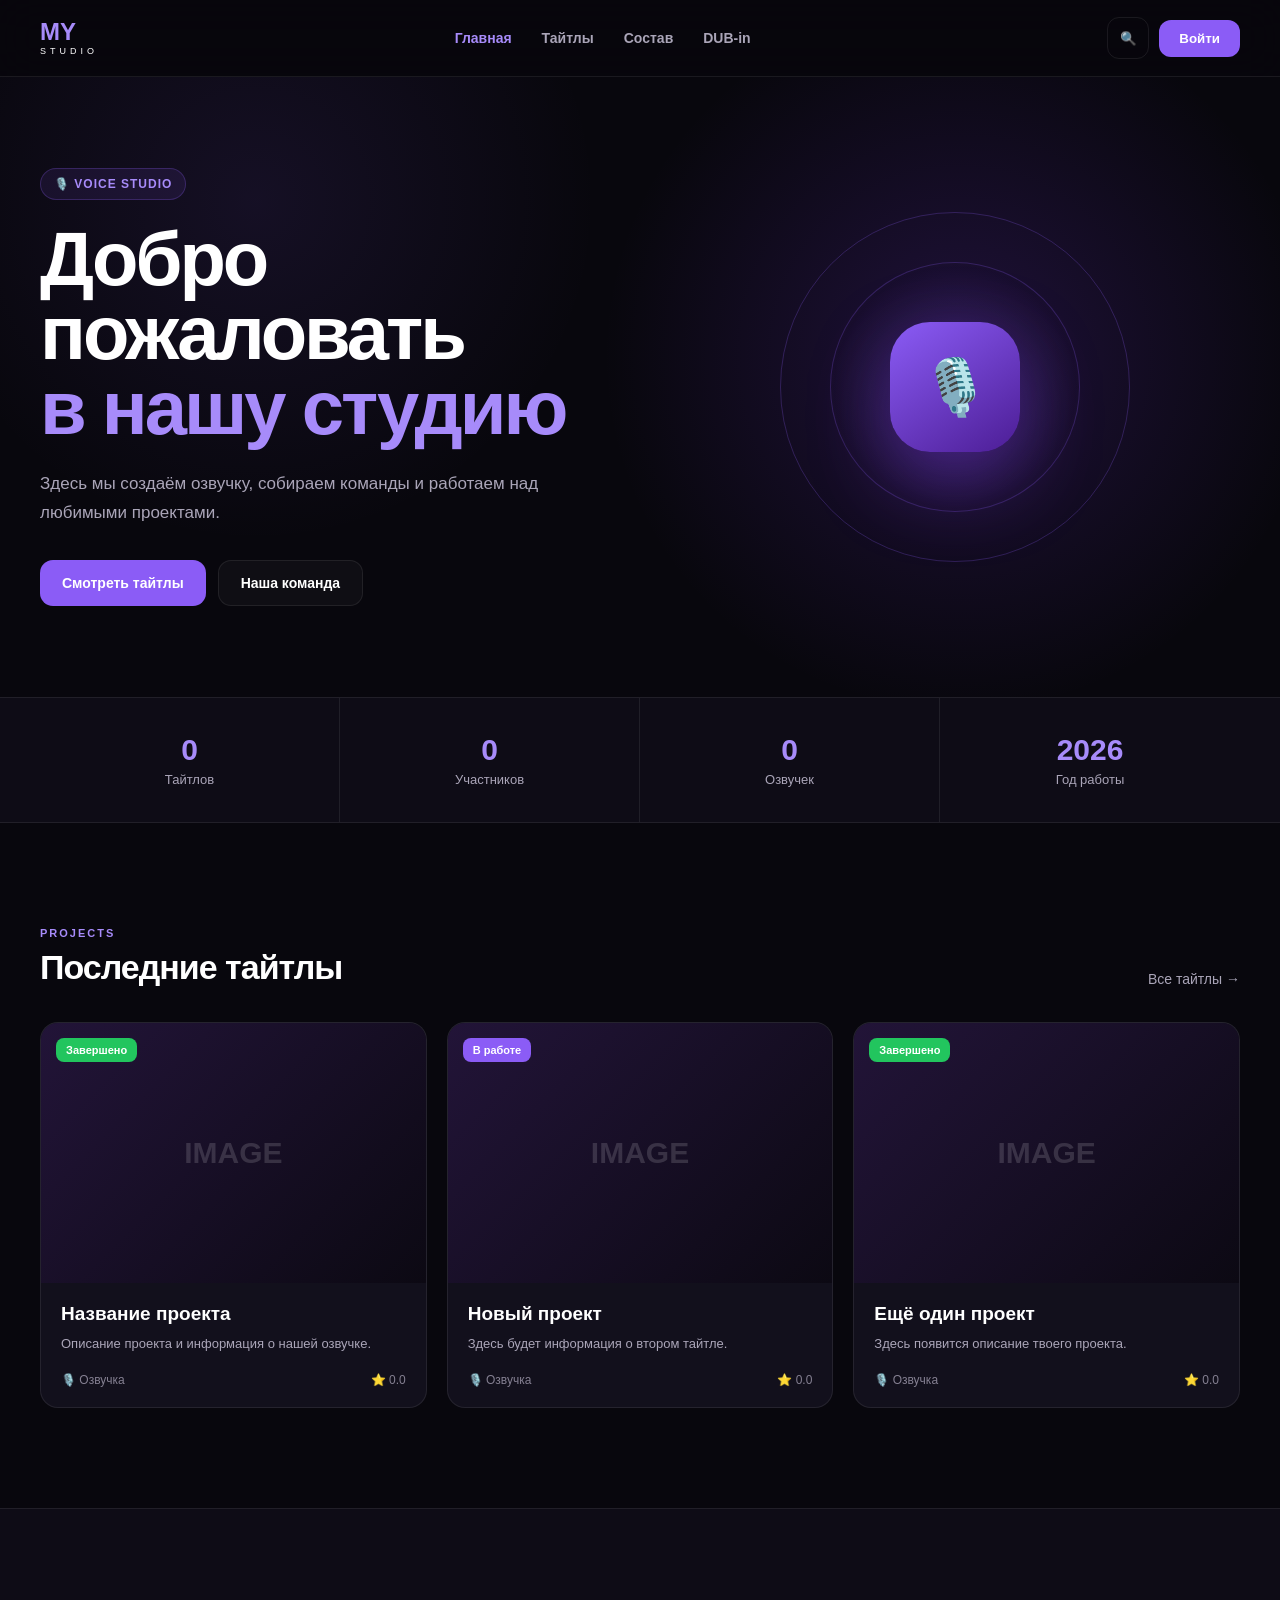
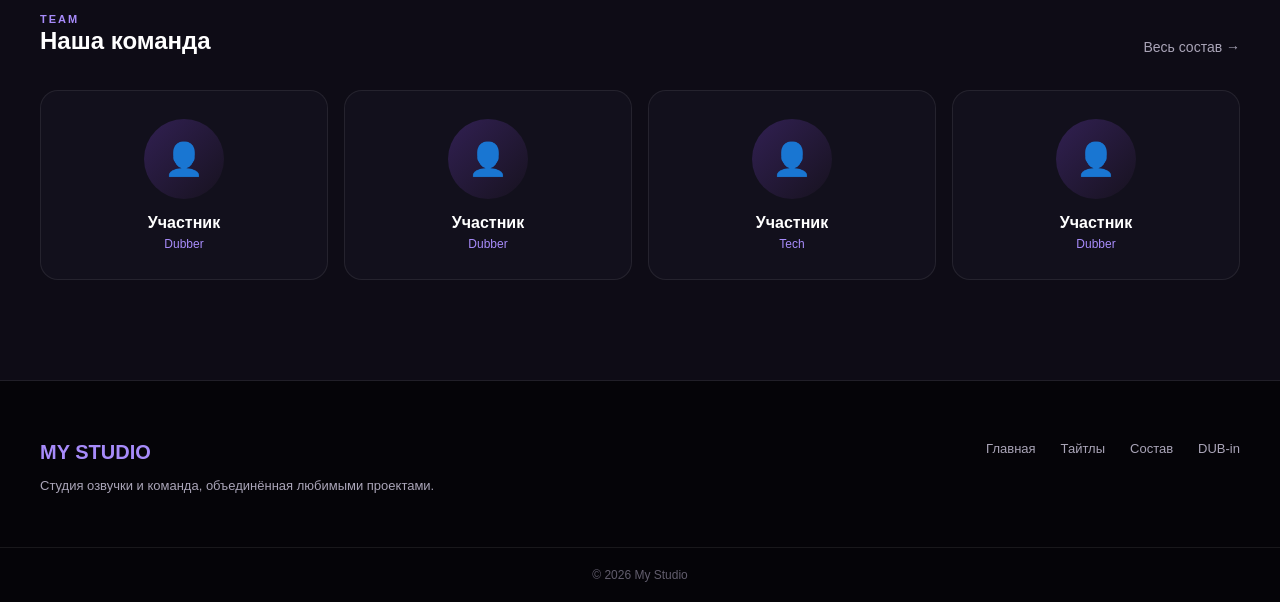
<file: index.html>
<!DOCTYPE html>
<html lang="ru">
<head>
    <meta charset="UTF-8">
    <meta name="viewport" content="width=device-width, initial-scale=1.0">

    <title>My Studio</title>

    <link rel="stylesheet" href="style.css">
</head>

<body>

    <!-- Шапка -->
    <header class="header">
        <div class="container header-inner">

            <a href="index.html" class="logo">
                <span class="logo-main">MY</span>
                <span class="logo-sub">STUDIO</span>
            </a>

            <nav class="navigation">
                <a href="index.html" class="active">Главная</a>
                <a href="#">Тайтлы</a>
                <a href="#">Состав</a>
                <a href="#">DUB-in</a>
            </nav>

            <div class="header-actions">
                <button class="search-button" id="searchButton">
                    🔍
                </button>

                <button class="login-button" id="loginButton">
                    Войти
                </button>
            </div>

        </div>
    </header>


    <!-- Главный блок -->
    <main>

        <section class="hero">
            <div class="container hero-content">

                <div class="hero-text">

                    <div class="hero-label">
                        🎙️ VOICE STUDIO
                    </div>

                    <h1>
                        Добро пожаловать
                        <span>в нашу студию</span>
                    </h1>

                    <p>
                        Здесь мы создаём озвучку, собираем команды
                        и работаем над любимыми проектами.
                    </p>

                    <div class="hero-buttons">
                        <a href="#" class="button button-primary">
                            Смотреть тайтлы
                        </a>

                        <a href="#" class="button button-secondary">
                            Наша команда
                        </a>
                    </div>

                </div>

                <div class="hero-decoration">
                    <div class="circle circle-1"></div>
                    <div class="circle circle-2"></div>
                    <div class="microphone">
                        🎙️
                    </div>
                </div>

            </div>
        </section>


        <!-- Статистика -->
        <section class="stats">
            <div class="container stats-grid">

                <div class="stat-card">
                    <strong>0</strong>
                    <span>Тайтлов</span>
                </div>

                <div class="stat-card">
                    <strong>0</strong>
                    <span>Участников</span>
                </div>

                <div class="stat-card">
                    <strong>0</strong>
                    <span>Озвучек</span>
                </div>

                <div class="stat-card">
                    <strong>2026</strong>
                    <span>Год работы</span>
                </div>

            </div>
        </section>


        <!-- Последние проекты -->
        <section class="section">
            <div class="container">

                <div class="section-header">
                    <div>
                        <span class="section-label">PROJECTS</span>
                        <h2>Последние тайтлы</h2>
                    </div>

                    <a href="#" class="show-all">
                        Все тайтлы →
                    </a>
                </div>


                <div class="title-grid">

                    <article class="title-card">

                        <div class="title-image">
                            <div class="placeholder">
                                IMAGE
                            </div>

                            <span class="status">
                                Завершено
                            </span>
                        </div>

                        <div class="title-info">
                            <h3>Название проекта</h3>

                            <p>
                                Описание проекта и информация
                                о нашей озвучке.
                            </p>

                            <div class="title-meta">
                                <span>🎙️ Озвучка</span>
                                <span>⭐ 0.0</span>
                            </div>
                        </div>

                    </article>


                    <article class="title-card">

                        <div class="title-image">
                            <div class="placeholder">
                                IMAGE
                            </div>

                            <span class="status status-progress">
                                В работе
                            </span>
                        </div>

                        <div class="title-info">
                            <h3>Новый проект</h3>

                            <p>
                                Здесь будет информация
                                о втором тайтле.
                            </p>

                            <div class="title-meta">
                                <span>🎙️ Озвучка</span>
                                <span>⭐ 0.0</span>
                            </div>
                        </div>

                    </article>


                    <article class="title-card">

                        <div class="title-image">
                            <div class="placeholder">
                                IMAGE
                            </div>

                            <span class="status">
                                Завершено
                            </span>
                        </div>

                        <div class="title-info">
                            <h3>Ещё один проект</h3>

                            <p>
                                Здесь появится описание
                                твоего проекта.
                            </p>

                            <div class="title-meta">
                                <span>🎙️ Озвучка</span>
                                <span>⭐ 0.0</span>
                            </div>
                        </div>

                    </article>

                </div>

            </div>
        </section>


        <!-- Команда -->
        <section class="team-section">
            <div class="container">

                <div class="section-header">
                    <div>
                        <span class="section-label">TEAM</span>
                        <h2>Наша команда</h2>
                    </div>

                    <a href="#" class="show-all">
                        Весь состав →
                    </a>
                </div>

                <div class="team-grid">

                    <div class="person-card">
                        <div class="avatar">👤</div>

                        <h3>Участник</h3>

                        <span>
                            Dubber
                        </span>
                    </div>

                    <div class="person-card">
                        <div class="avatar">👤</div>

                        <h3>Участник</h3>

                        <span>
                            Dubber
                        </span>
                    </div>

                    <div class="person-card">
                        <div class="avatar">👤</div>

                        <h3>Участник</h3>

                        <span>
                            Tech
                        </span>
                    </div>

                    <div class="person-card">
                        <div class="avatar">👤</div>

                        <h3>Участник</h3>

                        <span>
                            Dubber
                        </span>
                    </div>

                </div>

            </div>
        </section>

    </main>


    <!-- Подвал -->
    <footer class="footer">

        <div class="container footer-inner">

            <div>
                <div class="footer-logo">
                    MY STUDIO
                </div>

                <p>
                    Студия озвучки и команда,
                    объединённая любимыми проектами.
                </p>
            </div>

            <div class="footer-links">
                <a href="#">Главная</a>
                <a href="#">Тайтлы</a>
                <a href="#">Состав</a>
                <a href="#">DUB-in</a>
            </div>

        </div>

        <div class="copyright">
            © 2026 My Studio
        </div>

    </footer>


    <script src="script.js"></script>

</body>
</html>
</file>
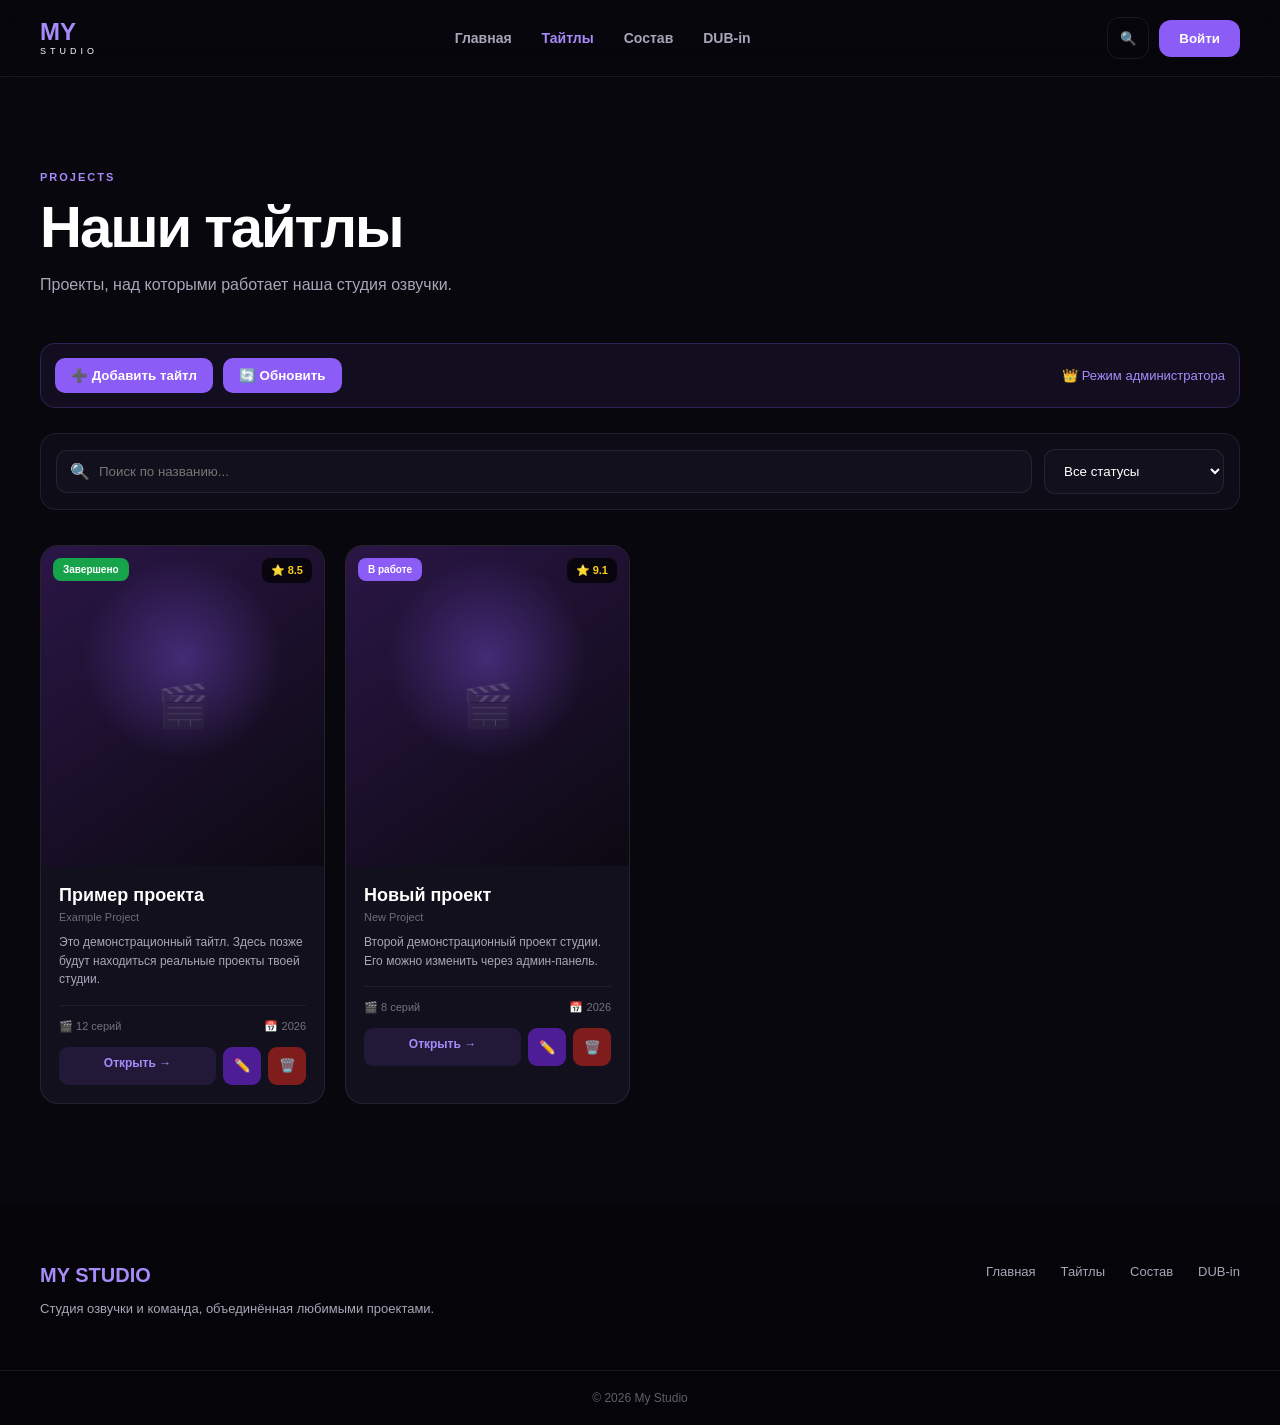
<file: titles.html>
<!DOCTYPE html>
<html lang="ru">
<head>
    <meta charset="UTF-8">
    <meta name="viewport" content="width=device-width, initial-scale=1.0">

    <title>Тайтлы — My Studio</title>

    <link rel="stylesheet" href="style.css">

    <style>
        /* =========================
           PAGE HEADER
        ========================= */

        .page-header {
            padding: 90px 0 45px;
        }

        .page-header-top {
            display: flex;
            align-items: end;
            justify-content: space-between;
            gap: 30px;
        }

        .page-label {
            color: #a78bfa;
            font-size: 11px;
            font-weight: 800;
            letter-spacing: 2px;
        }

        .page-header h1 {
            margin-top: 8px;
            font-size: clamp(38px, 5vw, 58px);
            letter-spacing: -2px;
        }

        .page-header p {
            max-width: 600px;
            margin-top: 12px;
            color: #aaa5b8;
            line-height: 1.6;
        }

        /* =========================
           CONTROLS
        ========================= */

        .title-controls {
            display: flex;
            align-items: center;
            gap: 12px;

            margin-bottom: 35px;
            padding: 15px;

            background: #0e0c16;
            border: 1px solid rgba(255,255,255,.08);
            border-radius: 16px;
        }

        .search-box {
            position: relative;
            flex: 1;
        }

        .search-box span {
            position: absolute;
            left: 14px;
            top: 50%;
            transform: translateY(-50%);

            color: #77717f;
        }

        .search-box input {
            width: 100%;

            padding: 13px 15px 13px 42px;

            border: 1px solid rgba(255,255,255,.08);
            border-radius: 11px;

            outline: none;

            background: #12101c;
            color: white;

            font-family: inherit;
        }

        .search-box input:focus {
            border-color: #8b5cf6;
        }

        .filter-select {
            min-width: 180px;

            padding: 13px 15px;

            border: 1px solid rgba(255,255,255,.08);
            border-radius: 11px;

            outline: none;

            background: #12101c;
            color: white;

            cursor: pointer;
        }

        .filter-select:focus {
            border-color: #8b5cf6;
        }

        /* =========================
           ADMIN
        ========================= */

        .admin-panel {
            display: none;
            align-items: center;
            gap: 10px;

            margin-bottom: 25px;
            padding: 14px;

            background: rgba(139,92,246,.08);
            border: 1px solid rgba(139,92,246,.25);
            border-radius: 15px;
        }

        .admin-panel.visible {
            display: flex;
        }

        .admin-button {
            padding: 10px 16px;

            border: 0;
            border-radius: 10px;

            background: #8b5cf6;
            color: white;

            font-weight: 700;
            cursor: pointer;

            transition: .2s;
        }

        .admin-button:hover {
            background: #a78bfa;
            transform: translateY(-1px);
        }

        .admin-status {
            margin-left: auto;

            color: #a78bfa;
            font-size: 13px;
        }

        /* =========================
           TITLE GRID
        ========================= */

        .titles-grid {
            display: grid;

            grid-template-columns:
                repeat(4, 1fr);

            gap: 20px;

            padding-bottom: 100px;
        }

        .title-card {
            position: relative;

            overflow: hidden;

            background: #12101c;

            border: 1px solid rgba(255,255,255,.08);
            border-radius: 18px;

            transition: .25s;
        }

        .title-card:hover {
            transform: translateY(-5px);

            border-color:
                rgba(139,92,246,.45);

            background: #181523;

            box-shadow:
                0 18px 50px rgba(0,0,0,.3);
        }

        .title-cover {
            position: relative;

            height: 320px;

            overflow: hidden;

            background:
                linear-gradient(
                    135deg,
                    #2b1749,
                    #0d0913
                );
        }

        .title-cover img {
            width: 100%;
            height: 100%;

            display: block;

            object-fit: cover;

            transition: .35s;
        }

        .title-card:hover .title-cover img {
            transform: scale(1.04);
        }

        .cover-placeholder {
            width: 100%;
            height: 100%;

            display: flex;
            align-items: center;
            justify-content: center;

            background:
                radial-gradient(
                    circle at 50% 35%,
                    rgba(139,92,246,.35),
                    transparent 40%
                ),
                linear-gradient(
                    145deg,
                    #2a1646,
                    #0c0911
                );

            color: rgba(255,255,255,.18);

            font-size: 42px;
            font-weight: 900;
        }

        .status-badge {
            position: absolute;

            top: 12px;
            left: 12px;

            padding: 6px 10px;

            border-radius: 8px;

            color: white;

            font-size: 10px;
            font-weight: 800;
        }

        .status-ongoing {
            background: #8b5cf6;
        }

        .status-completed {
            background: #16a34a;
        }

        .status-planned {
            background: #475569;
        }

        .status-paused {
            background: #d97706;
        }

        .rating {
            position: absolute;

            top: 12px;
            right: 12px;

            padding: 6px 9px;

            border-radius: 8px;

            background: rgba(0,0,0,.7);

            color: #facc15;

            font-size: 11px;
            font-weight: 800;
        }

        .title-content {
            padding: 18px;
        }

        .title-name {
            color: white;

            font-size: 18px;
            font-weight: 800;

            line-height: 1.25;
        }

        .title-original {
            margin-top: 5px;

            color: #716b7b;

            font-size: 11px;
        }

        .title-description {
            display: -webkit-box;

            margin-top: 10px;

            overflow: hidden;

            color: #aaa5b8;

            font-size: 12px;
            line-height: 1.55;

            -webkit-box-orient: vertical;
            -webkit-line-clamp: 3;
        }

        .title-meta {
            display: flex;
            align-items: center;
            justify-content: space-between;

            margin-top: 16px;
            padding-top: 14px;

            border-top: 1px solid rgba(255,255,255,.06);

            color: #77717f;

            font-size: 11px;
        }

        .title-actions {
            display: flex;
            gap: 7px;

            margin-top: 14px;
        }

        .title-open {
            flex: 1;

            padding: 9px;

            border-radius: 9px;

            background: rgba(139,92,246,.12);

            color: #a78bfa;

            text-align: center;

            font-size: 12px;
            font-weight: 700;
        }

        .title-open:hover {
            background: rgba(139,92,246,.22);
        }

        .edit-title,
        .delete-title {
            width: 38px;
            height: 38px;

            border: 0;
            border-radius: 9px;

            color: white;

            cursor: pointer;
        }

        .edit-title {
            background: #4c1d95;
        }

        .delete-title {
            background: #7f1d1d;
        }

        .empty-titles {
            grid-column: 1 / -1;

            padding: 80px 20px;

            text-align: center;

            color: #66616d;
        }

        .empty-titles-icon {
            margin-bottom: 15px;

            font-size: 40px;
        }

        /* =========================
           MODAL
        ========================= */

        .modal {
            position: fixed;
            inset: 0;

            z-index: 1000;

            display: none;

            align-items: center;
            justify-content: center;

            padding: 20px;

            background: rgba(0,0,0,.85);

            backdrop-filter: blur(8px);
        }

        .modal.active {
            display: flex;
        }

        .modal-window {
            position: relative;

            width: min(650px, 100%);
            max-height: 90vh;

            overflow-y: auto;

            padding: 30px;

            background: #120d1b;

            border: 1px solid #6d28d9;
            border-radius: 20px;
        }

        .modal-window h2 {
            margin-bottom: 25px;

            color: #a78bfa;

            text-align: center;
        }

        .close-modal {
            position: absolute;

            top: 12px;
            right: 15px;

            width: 35px;
            height: 35px;

            border: 0;
            background: transparent;

            color: #888;

            font-size: 22px;

            cursor: pointer;
        }

        .close-modal:hover {
            color: white;
        }

        .form-group {
            margin-bottom: 16px;
        }

        .form-group label {
            display: block;

            margin-bottom: 7px;

            color: #aaa5b8;

            font-size: 13px;
        }

        .form-group input,
        .form-group textarea,
        .form-group select {
            width: 100%;

            padding: 12px 14px;

            border: 1px solid rgba(255,255,255,.1);
            border-radius: 10px;

            outline: none;

            background: #0d0a12;
            color: white;

            font-family: inherit;
        }

        .form-group textarea {
            min-height: 110px;
            resize: vertical;
        }

        .form-group input:focus,
        .form-group textarea:focus,
        .form-group select:focus {
            border-color: #8b5cf6;
        }

        .form-row {
            display: grid;

            grid-template-columns: 1fr 1fr;

            gap: 12px;
        }

        .save-title {
            width: 100%;

            margin-top: 8px;
            padding: 14px;

            border: 0;
            border-radius: 12px;

            background: #8b5cf6;

            color: white;

            font-weight: 800;

            cursor: pointer;
        }

        .save-title:hover {
            background: #a78bfa;
        }

        /* =========================
           MOBILE
        ========================= */

        @media (max-width: 1050px) {

            .titles-grid {
                grid-template-columns:
                    repeat(3, 1fr);
            }
        }

        @media (max-width: 800px) {

            .titles-grid {
                grid-template-columns:
                    repeat(2, 1fr);
            }

            .title-controls {
                flex-direction: column;
            }

            .search-box,
            .filter-select {
                width: 100%;
            }
        }

        @media (max-width: 550px) {

            .page-header {
                padding-top: 65px;
            }

            .page-header-top {
                display: block;
            }

            .titles-grid {
                grid-template-columns: 1fr;
            }

            .title-cover {
                height: 380px;
            }

            .form-row {
                grid-template-columns: 1fr;
            }

            .admin-panel {
                flex-wrap: wrap;
            }

            .admin-status {
                width: 100%;
                margin-left: 0;
            }
        }
    </style>
</head>

<body>

<header class="header">

    <div class="container header-inner">

        <a href="index.html" class="logo">
            <span class="logo-main">MY</span>
            <span class="logo-sub">STUDIO</span>
        </a>

        <nav class="navigation">

            <a href="index.html">
                Главная
            </a>

            <a href="titles.html" class="active">
                Тайтлы
            </a>

            <a href="sostav.html">
                Состав
            </a>

            <a href="#">
                DUB-in
            </a>

        </nav>

        <div class="header-actions">

            <button
                class="search-button"
                onclick="focusSearch()">
                🔍
            </button>

            <button
                class="login-button"
                onclick="alert('Авторизация будет подключена позже')">
                Войти
            </button>

        </div>

    </div>

</header>


<main>

    <!-- =========================
         HEADER
    ========================= -->

    <section class="page-header">

        <div class="container">

            <div class="page-header-top">

                <div>

                    <span class="page-label">
                        PROJECTS
                    </span>

                    <h1>
                        Наши тайтлы
                    </h1>

                    <p>
                        Проекты, над которыми работает
                        наша студия озвучки.
                    </p>

                </div>

            </div>

        </div>

    </section>


    <section>

        <div class="container">

            <!-- =========================
                 ADMIN PANEL
            ========================= -->

            <div
                id="adminPanel"
                class="admin-panel">

                <button
                    class="admin-button"
                    onclick="openAddTitleModal()">

                    ➕ Добавить тайтл

                </button>

                <button
                    class="admin-button"
                    onclick="renderTitles()">

                    🔄 Обновить

                </button>

                <span class="admin-status">
                    👑 Режим администратора
                </span>

            </div>


            <!-- =========================
                 SEARCH
            ========================= -->

            <div class="title-controls">

                <div class="search-box">

                    <span>
                        🔍
                    </span>

                    <input
                        id="titleSearch"
                        type="text"
                        placeholder="Поиск по названию..."
                        autocomplete="off">

                </div>


                <select
                    id="statusFilter"
                    class="filter-select">

                    <option value="all">
                        Все статусы
                    </option>

                    <option value="ongoing">
                        В работе
                    </option>

                    <option value="completed">
                        Завершено
                    </option>

                    <option value="planned">
                        Запланировано
                    </option>

                    <option value="paused">
                        Приостановлено
                    </option>

                </select>

            </div>


            <!-- =========================
                 TITLES
            ========================= -->

            <div
                id="titlesGrid"
                class="titles-grid">
            </div>

        </div>

    </section>

</main>


<footer class="footer">

    <div class="container footer-inner">

        <div>

            <div class="footer-logo">
                MY STUDIO
            </div>

            <p>
                Студия озвучки и команда,
                объединённая любимыми проектами.
            </p>

        </div>

        <div class="footer-links">

            <a href="index.html">
                Главная
            </a>

            <a href="titles.html">
                Тайтлы
            </a>

            <a href="sostav.html">
                Состав
            </a>

            <a href="#">
                DUB-in
            </a>

        </div>

    </div>

    <div class="copyright">
        © 2026 My Studio
    </div>

</footer>


<!-- =========================
     ADD / EDIT MODAL
========================= -->

<div
    id="titleModal"
    class="modal">

    <div class="modal-window">

        <button
            class="close-modal"
            onclick="closeTitleModal()">

            ✕

        </button>

        <h2 id="modalTitle">
            ➕ Добавить тайтл
        </h2>


        <form id="titleForm">

            <input
                type="hidden"
                id="editTitleId">


            <div class="form-row">

                <div class="form-group">

                    <label>
                        ID тайтла
                    </label>

                    <input
                        id="titleId"
                        type="text"
                        placeholder="например: solo-leveling"
                        required>

                </div>


                <div class="form-group">

                    <label>
                        Название
                    </label>

                    <input
                        id="titleName"
                        type="text"
                        placeholder="Название тайтла"
                        required>

                </div>

            </div>


            <div class="form-group">

                <label>
                    Оригинальное название
                </label>

                <input
                    id="titleOriginal"
                    type="text"
                    placeholder="Original title">

            </div>


            <div class="form-group">

                <label>
                    URL постера
                </label>

                <input
                    id="titleImage"
                    type="text"
                    placeholder="https://example.com/poster.jpg">

            </div>


            <div class="form-row">

                <div class="form-group">

                    <label>
                        Статус
                    </label>

                    <select id="titleStatus">

                        <option value="ongoing">
                            В работе
                        </option>

                        <option value="completed">
                            Завершено
                        </option>

                        <option value="planned">
                            Запланировано
                        </option>

                        <option value="paused">
                            Приостановлено
                        </option>

                    </select>

                </div>


                <div class="form-group">

                    <label>
                        Жанр
                    </label>

                    <input
                        id="titleGenre"
                        type="text"
                        placeholder="Аниме, сериал...">

                </div>

            </div>


            <div class="form-row">

                <div class="form-group">

                    <label>
                        Количество серий
                    </label>

                    <input
                        id="titleEpisodes"
                        type="number"
                        min="0"
                        placeholder="12">

                </div>


                <div class="form-group">

                    <label>
                        Рейтинг
                    </label>

                    <input
                        id="titleRating"
                        type="number"
                        min="0"
                        max="10"
                        step="0.1"
                        placeholder="8.5">

                </div>

            </div>


            <div class="form-group">

                <label>
                    Описание
                </label>

                <textarea
                    id="titleDescription"
                    placeholder="Описание проекта..."></textarea>

            </div>


            <div class="form-group">

                <label>
                    Год
                </label>

                <input
                    id="titleYear"
                    type="number"
                    min="1900"
                    max="2100"
                    placeholder="2026">

            </div>


            <button
                type="submit"
                class="save-title">

                💾 Сохранить тайтл

            </button>

        </form>

    </div>

</div>


<script>

    /* =====================================
       ДАННЫЕ
    ===================================== */

    let titles = JSON.parse(
        localStorage.getItem("myStudioTitles")
    ) || [

        {
            id: "example-project",

            name: "Пример проекта",

            originalName: "Example Project",

            image: "",

            status: "completed",

            genre: "Аниме",

            episodes: 12,

            rating: 8.5,

            year: 2026,

            description:
                "Это демонстрационный тайтл. Здесь позже будут находиться реальные проекты твоей студии."
        },

        {
            id: "new-project",

            name: "Новый проект",

            originalName: "New Project",

            image: "",

            status: "ongoing",

            genre: "Сериал",

            episodes: 8,

            rating: 9.1,

            year: 2026,

            description:
                "Второй демонстрационный проект студии. Его можно изменить через админ-панель."
        }

    ];


    /* =====================================
       СОХРАНЕНИЕ
    ===================================== */

    function saveTitles() {

        localStorage.setItem(
            "myStudioTitles",
            JSON.stringify(titles)
        );

    }


    /* =====================================
       STATUS
    ===================================== */

    function getStatusText(status) {

        const statuses = {

            ongoing: "В работе",

            completed: "Завершено",

            planned: "Запланировано",

            paused: "Приостановлено"

        };

        return statuses[status] || "Неизвестно";

    }


    /* =====================================
       ПОИСК
    ===================================== */

    const searchInput =
        document.getElementById("titleSearch");


    const statusFilter =
        document.getElementById("statusFilter");


    searchInput.addEventListener(
        "input",
        renderTitles
    );


    statusFilter.addEventListener(
        "change",
        renderTitles
    );


    /* =====================================
       ОТРИСОВКА
    ===================================== */

    function renderTitles() {

        const grid =
            document.getElementById("titlesGrid");


        const search =
            searchInput.value
                .trim()
                .toLowerCase();


        const status =
            statusFilter.value;


        const filtered =
            titles.filter(title => {

                const matchesSearch =
                    !search ||
                    title.name
                        .toLowerCase()
                        .includes(search) ||

                    (title.originalName || "")
                        .toLowerCase()
                        .includes(search);


                const matchesStatus =
                    status === "all" ||
                    title.status === status;


                return (
                    matchesSearch &&
                    matchesStatus
                );

            });


        if (!filtered.length) {

            grid.innerHTML = `

                <div class="empty-titles">

                    <div class="empty-titles-icon">
                        🎬
                    </div>

                    <div>
                        По вашему запросу
                        ничего не найдено.
                    </div>

                </div>

            `;

            return;
        }


        grid.innerHTML =
            filtered.map(
                title => createTitleCard(title)
            ).join("");

    }


    /* =====================================
       КАРТОЧКА
    ===================================== */

    function createTitleCard(title) {

        const image =
            title.image &&
            title.image.trim();


        const cover = image

            ? `

                <img
                    src="${escapeHtml(image)}"
                    alt="${escapeHtml(title.name)}"
                    onerror="this.style.display='none'; this.nextElementSibling.style.display='flex';">

                <div
                    class="cover-placeholder"
                    style="display:none;">
                    🎬
                </div>

              `

            : `

                <div class="cover-placeholder">
                    🎬
                </div>

              `;


        const rating =
            Number(title.rating || 0)
                .toFixed(1);


        return `

            <article
                class="title-card">


                <div class="title-cover">

                    ${cover}


                    <span
                        class="status-badge status-${escapeHtml(title.status)}">

                        ${escapeHtml(
                            getStatusText(title.status)
                        )}

                    </span>


                    <span class="rating">

                        ⭐ ${rating}

                    </span>

                </div>


                <div class="title-content">


                    <div class="title-name">

                        ${escapeHtml(title.name)}

                    </div>


                    ${
                        title.originalName

                        ?

                        `<div class="title-original">
                            ${escapeHtml(title.originalName)}
                        </div>`

                        :

                        ""
                    }


                    <div class="title-description">

                        ${escapeHtml(
                            title.description ||
                            "Описание отсутствует."
                        )}

                    </div>


                    <div class="title-meta">

                        <span>
                            🎬 ${escapeHtml(
                                title.episodes || 0
                            )} серий
                        </span>

                        <span>
                            📅 ${escapeHtml(
                                title.year || "—"
                            )}
                        </span>

                    </div>


                    <div class="title-actions">

                        <a
                            href="title.html?id=${encodeURIComponent(title.id)}"
                            class="title-open">

                            Открыть →

                        </a>


                        ${
                            ADMIN_MODE

                            ?

                            `

                            <button
                                class="edit-title"
                                onclick="editTitle('${escapeHtml(title.id)}')">

                                ✏️

                            </button>


                            <button
                                class="delete-title"
                                onclick="deleteTitle('${escapeHtml(title.id)}')">

                                🗑️

                            </button>

                            `

                            :

                            ""
                        }

                    </div>

                </div>

            </article>

        `;

    }


    /* =====================================
       ADD MODAL
    ===================================== */

    function openAddTitleModal() {

        document
            .getElementById("titleForm")
            .reset();


        document
            .getElementById("editTitleId")
            .value = "";


        document
            .getElementById("titleId")
            .disabled = false;


        document
            .getElementById("modalTitle")
            .textContent =
            "➕ Добавить тайтл";


        document
            .getElementById("titleModal")
            .classList.add("active");


        document.body.style.overflow =
            "hidden";

    }


    /* =====================================
       EDIT
    ===================================== */

    function editTitle(id) {

        const title =
            titles.find(
                item => item.id === id
            );


        if (!title) {
            return;
        }


        document
            .getElementById("modalTitle")
            .textContent =
            "✏️ Редактировать тайтл";


        document
            .getElementById("editTitleId")
            .value = title.id;


        document
            .getElementById("titleId")
            .value = title.id;


        document
            .getElementById("titleId")
            .disabled = true;


        document
            .getElementById("titleName")
            .value = title.name || "";


        document
            .getElementById("titleOriginal")
            .value = title.originalName || "";


        document
            .getElementById("titleImage")
            .value = title.image || "";


        document
            .getElementById("titleStatus")
            .value =
            title.status || "ongoing";


        document
            .getElementById("titleGenre")
            .value = title.genre || "";


        document
            .getElementById("titleEpisodes")
            .value =
            title.episodes || "";


        document
            .getElementById("titleRating")
            .value =
            title.rating || "";


        document
            .getElementById("titleDescription")
            .value =
            title.description || "";


        document
            .getElementById("titleYear")
            .value =
            title.year || "";


        document
            .getElementById("titleModal")
            .classList.add("active");


        document.body.style.overflow =
            "hidden";

    }


    /* =====================================
       SAVE
    ===================================== */

    document
        .getElementById("titleForm")
        .addEventListener(
            "submit",
            function(event) {

                event.preventDefault();


                const editId =
                    document
                        .getElementById("editTitleId")
                        .value;


                const data = {

                    id:
                        document
                            .getElementById("titleId")
                            .value
                            .trim(),

                    name:
                        document
                            .getElementById("titleName")
                            .value
                            .trim(),

                    originalName:
                        document
                            .getElementById("titleOriginal")
                            .value
                            .trim(),

                    image:
                        document
                            .getElementById("titleImage")
                            .value
                            .trim(),

                    status:
                        document
                            .getElementById("titleStatus")
                            .value,

                    genre:
                        document
                            .getElementById("titleGenre")
                            .value
                            .trim(),

                    episodes:
                        Number(
                            document
                                .getElementById("titleEpisodes")
                                .value
                        ) || 0,

                    rating:
                        Number(
                            document
                                .getElementById("titleRating")
                                .value
                        ) || 0,

                    description:
                        document
                            .getElementById("titleDescription")
                            .value
                            .trim(),

                    year:
                        Number(
                            document
                                .getElementById("titleYear")
                                .value
                        ) || 2026

                };


                /* EDIT */

                if (editId) {

                    const index =
                        titles.findIndex(
                            item =>
                                item.id === editId
                        );


                    if (index !== -1) {

                        titles[index] =
                            data;

                    }

                }


                /* ADD */

                else {

                    const exists =
                        titles.some(
                            item =>
                                item.id === data.id
                        );


                    if (exists) {

                        alert(
                            "Тайтл с таким ID уже существует."
                        );

                        return;
                    }


                    titles.push(data);

                }


                saveTitles();

                renderTitles();

                closeTitleModal();

            }
        );


    /* =====================================
       DELETE
    ===================================== */

    function deleteTitle(id) {

        const title =
            titles.find(
                item => item.id === id
            );


        if (!title) {
            return;
        }


        const confirmed =
            confirm(
                `Удалить тайтл "${title.name}"?`
            );


        if (!confirmed) {
            return;
        }


        titles =
            titles.filter(
                item => item.id !== id
            );


        saveTitles();

        renderTitles();

    }


    /* =====================================
       CLOSE MODAL
    ===================================== */

    function closeTitleModal() {

        document
            .getElementById("titleModal")
            .classList.remove("active");


        document.body.style.overflow = "";


        document
            .getElementById("titleId")
            .disabled = false;

    }


    /* =====================================
       SEARCH BUTTON
    ===================================== */

    function focusSearch() {

        searchInput.focus();

        window.scrollTo({
            top: 300,
            behavior: "smooth"
        });

    }


    /* =====================================
       ESC
    ===================================== */

    document.addEventListener(
        "keydown",
        function(event) {

            if (event.key === "Escape") {
                closeTitleModal();
            }

        }
    );


    /* =====================================
       CLICK OUTSIDE
    ===================================== */

    document
        .getElementById("titleModal")
        .addEventListener(
            "click",
            function(event) {

                if (event.target === this) {
                    closeTitleModal();
                }

            }
        );


    /* =====================================
       HTML ESCAPE
    ===================================== */

    function escapeHtml(value) {

        return String(value)

            .replace(
                /&/g,
                "&amp;"
            )

            .replace(
                /</g,
                "&lt;"
            )

            .replace(
                />/g,
                "&gt;"
            )

            .replace(
                /"/g,
                "&quot;"
            )

            .replace(
                /'/g,
                "&#039;"
            );

    }


    /* =====================================
       ADMIN MODE
       
       ВРЕМЕННО.
       Потом заменим Firebase Auth.
    ===================================== */

    const ADMIN_MODE = true;


    if (ADMIN_MODE) {

        document
            .getElementById("adminPanel")
            .classList.add("visible");

    }


    /* =====================================
       START
    ===================================== */

    renderTitles();

</script>

</body>
</html>
</file>
<file: style.css>
* {
    box-sizing: border-box;
    margin: 0;
    padding: 0;
}

:root {
    --bg: #08070d;
    --bg-light: #0e0c16;
    --card: #12101c;
    --card-hover: #181523;

    --purple: #8b5cf6;
    --purple-light: #a78bfa;
    --purple-dark: #6d28d9;

    --text: #ffffff;
    --text-secondary: #aaa5b8;
    --border: rgba(255, 255, 255, 0.08);

    --radius: 18px;
}

html {
    scroll-behavior: smooth;
}

body {
    font-family:
        Inter,
        -apple-system,
        BlinkMacSystemFont,
        "Segoe UI",
        sans-serif;

    background: var(--bg);
    color: var(--text);

    min-height: 100vh;
}

a {
    color: inherit;
    text-decoration: none;
}

button {
    font-family: inherit;
}

.container {
    width: min(1200px, calc(100% - 40px));
    margin: 0 auto;
}


/* =========================
   HEADER
========================= */

.header {
    position: sticky;
    top: 0;
    z-index: 100;

    background: rgba(8, 7, 13, 0.85);
    backdrop-filter: blur(20px);

    border-bottom: 1px solid var(--border);
}

.header-inner {
    height: 76px;

    display: flex;
    align-items: center;
    justify-content: space-between;

    gap: 30px;
}

.logo {
    display: flex;
    flex-direction: column;

    line-height: 1;
}

.logo-main {
    font-size: 24px;
    font-weight: 900;

    color: var(--purple-light);
}

.logo-sub {
    margin-top: 3px;

    font-size: 9px;
    letter-spacing: 4px;

    color: white;
}

.navigation {
    display: flex;
    align-items: center;
    gap: 30px;
}

.navigation a {
    color: var(--text-secondary);

    font-size: 14px;
    font-weight: 600;

    transition: 0.2s;
}

.navigation a:hover,
.navigation a.active {
    color: white;
}

.navigation a.active {
    color: var(--purple-light);
}

.header-actions {
    display: flex;
    align-items: center;
    gap: 10px;
}

.search-button {
    width: 42px;
    height: 42px;

    border: 1px solid var(--border);
    border-radius: 12px;

    background: transparent;
    color: white;

    cursor: pointer;

    transition: 0.2s;
}

.search-button:hover {
    background: var(--card);
}

.login-button {
    border: 0;
    border-radius: 12px;

    padding: 11px 20px;

    background: var(--purple);
    color: white;

    font-weight: 700;

    cursor: pointer;

    transition: 0.2s;
}

.login-button:hover {
    background: var(--purple-light);
    transform: translateY(-1px);
}


/* =========================
   HERO
========================= */

.hero {
    position: relative;
    overflow: hidden;

    min-height: 620px;

    display: flex;
    align-items: center;

    background:
        radial-gradient(
            circle at 75% 45%,
            rgba(124, 58, 237, 0.20),
            transparent 35%
        ),
        radial-gradient(
            circle at 20% 20%,
            rgba(139, 92, 246, 0.10),
            transparent 30%
        );
}

.hero-content {
    display: grid;
    grid-template-columns: 1fr 1fr;

    align-items: center;

    gap: 60px;
}

.hero-label {
    display: inline-flex;

    padding: 8px 13px;

    border-radius: 100px;

    background: rgba(139, 92, 246, 0.1);
    border: 1px solid rgba(139, 92, 246, 0.25);

    color: var(--purple-light);

    font-size: 12px;
    font-weight: 700;
    letter-spacing: 1px;
}

.hero h1 {
    margin-top: 22px;

    font-size: clamp(44px, 6vw, 76px);

    line-height: 0.98;
    letter-spacing: -3px;
}

.hero h1 span {
    display: block;

    color: var(--purple-light);
}

.hero p {
    max-width: 540px;

    margin-top: 25px;

    color: var(--text-secondary);

    font-size: 17px;
    line-height: 1.7;
}

.hero-buttons {
    display: flex;
    gap: 12px;

    margin-top: 32px;
}

.button {
    display: inline-flex;

    align-items: center;
    justify-content: center;

    padding: 14px 22px;

    border-radius: 13px;

    font-size: 14px;
    font-weight: 700;

    transition: 0.2s;
}

.button-primary {
    background: var(--purple);
}

.button-primary:hover {
    background: var(--purple-light);
    transform: translateY(-2px);
}

.button-secondary {
    border: 1px solid var(--border);
    background: rgba(255, 255, 255, 0.03);
}

.button-secondary:hover {
    background: rgba(255, 255, 255, 0.07);
}


/* =========================
   HERO DECORATION
========================= */

.hero-decoration {
    position: relative;

    height: 420px;

    display: flex;
    align-items: center;
    justify-content: center;
}

.circle {
    position: absolute;

    border-radius: 50%;

    border: 1px solid rgba(139, 92, 246, 0.25);
}

.circle-1 {
    width: 350px;
    height: 350px;
}

.circle-2 {
    width: 250px;
    height: 250px;

    background: radial-gradient(
        circle,
        rgba(139, 92, 246, 0.2),
        transparent 70%
    );
}

.microphone {
    position: relative;
    z-index: 2;

    width: 130px;
    height: 130px;

    display: flex;
    align-items: center;
    justify-content: center;

    border-radius: 40px;

    background:
        linear-gradient(
            145deg,
            #8b5cf6,
            #4c1d95
        );

    box-shadow:
        0 30px 80px rgba(124, 58, 237, 0.4);

    font-size: 55px;
}


/* =========================
   STATS
========================= */

.stats {
    border-top: 1px solid var(--border);
    border-bottom: 1px solid var(--border);

    background: var(--bg-light);
}

.stats-grid {
    display: grid;
    grid-template-columns: repeat(4, 1fr);
}

.stat-card {
    padding: 35px 20px;

    text-align: center;

    border-right: 1px solid var(--border);
}

.stat-card:last-child {
    border-right: 0;
}

.stat-card strong {
    display: block;

    font-size: 30px;

    color: var(--purple-light);
}

.stat-card span {
    display: block;

    margin-top: 5px;

    color: var(--text-secondary);

    font-size: 13px;
}


/* =========================
   SECTIONS
========================= */

.section,
.team-section {
    padding: 100px 0;
}

.team-section {
    background: var(--bg-light);

    border-top: 1px solid var(--border);
    border-bottom: 1px solid var(--border);
}

.section-header {
    display: flex;
    align-items: end;
    justify-content: space-between;

    margin-bottom: 35px;
}

.section-label {
    color: var(--purple-light);

    font-size: 11px;
    font-weight: 800;

    letter-spacing: 2px;
}

.section h2 {
    margin-top: 7px;

    font-size: 34px;
    letter-spacing: -1px;
}

.show-all {
    color: var(--text-secondary);

    font-size: 14px;

    transition: 0.2s;
}

.show-all:hover {
    color: var(--purple-light);
}


/* =========================
   TITLE CARDS
========================= */

.title-grid {
    display: grid;

    grid-template-columns:
        repeat(3, 1fr);

    gap: 20px;
}

.title-card {
    overflow: hidden;

    border: 1px solid var(--border);
    border-radius: var(--radius);

    background: var(--card);

    transition: 0.25s;
}

.title-card:hover {
    transform: translateY(-5px);

    background: var(--card-hover);

    border-color:
        rgba(139, 92, 246, 0.35);
}

.title-image {
    position: relative;

    height: 260px;

    overflow: hidden;

    background:
        linear-gradient(
            135deg,
            #221438,
            #0c0913
        );
}

.placeholder {
    width: 100%;
    height: 100%;

    display: flex;
    align-items: center;
    justify-content: center;

    color: rgba(255,255,255,0.15);

    font-size: 30px;
    font-weight: 900;
}

.status {
    position: absolute;

    top: 15px;
    left: 15px;

    padding: 6px 10px;

    border-radius: 8px;

    background: #22c55e;

    color: white;

    font-size: 11px;
    font-weight: 700;
}

.status-progress {
    background: var(--purple);
}

.title-info {
    padding: 20px;
}

.title-info h3 {
    font-size: 19px;
}

.title-info p {
    margin-top: 9px;

    color: var(--text-secondary);

    font-size: 13px;
    line-height: 1.6;
}

.title-meta {
    display: flex;
    justify-content: space-between;

    margin-top: 18px;

    color: #858092;

    font-size: 12px;
}


/* =========================
   TEAM
========================= */

.team-grid {
    display: grid;

    grid-template-columns:
        repeat(4, 1fr);

    gap: 16px;
}

.person-card {
    padding: 28px 20px;

    text-align: center;

    border: 1px solid var(--border);
    border-radius: var(--radius);

    background: var(--card);

    transition: 0.2s;
}

.person-card:hover {
    border-color:
        rgba(139, 92, 246, 0.35);

    transform: translateY(-3px);
}

.avatar {
    width: 80px;
    height: 80px;

    margin: 0 auto 15px;

    display: flex;
    align-items: center;
    justify-content: center;

    border-radius: 50%;

    background:
        linear-gradient(
            135deg,
            #312052,
            #17121f
        );

    font-size: 32px;
}

.person-card h3 {
    font-size: 16px;
}

.person-card span {
    display: block;

    margin-top: 5px;

    color: var(--purple-light);

    font-size: 12px;
}


/* =========================
   FOOTER
========================= */

.footer {
    padding-top: 60px;

    background: #050408;
}

.footer-inner {
    display: flex;
    justify-content: space-between;

    gap: 50px;

    padding-bottom: 50px;
}

.footer-logo {
    color: var(--purple-light);

    font-weight: 900;
    font-size: 20px;
}

.footer p {
    max-width: 400px;

    margin-top: 12px;

    color: var(--text-secondary);

    line-height: 1.6;
    font-size: 13px;
}

.footer-links {
    display: flex;
    gap: 25px;

    color: var(--text-secondary);

    font-size: 13px;
}

.footer-links a:hover {
    color: white;
}

.copyright {
    padding: 20px;

    text-align: center;

    border-top: 1px solid var(--border);

    color: #625d6d;

    font-size: 12px;
}


/* =========================
   MOBILE
========================= */

@media (max-width: 850px) {

    .navigation {
        display: none;
    }

    .hero {
        min-height: auto;

        padding: 100px 0;
    }

    .hero-content {
        grid-template-columns: 1fr;
    }

    .hero-decoration {
        height: 280px;
    }

    .circle-1 {
        width: 250px;
        height: 250px;
    }

    .circle-2 {
        width: 180px;
        height: 180px;
    }

    .title-grid {
        grid-template-columns: 1fr 1fr;
    }

    .team-grid {
        grid-template-columns: 1fr 1fr;
    }

    .stats-grid {
        grid-template-columns: 1fr 1fr;
    }

    .stat-card:nth-child(2) {
        border-right: 0;
    }

    .stat-card:nth-child(-n+2) {
        border-bottom: 1px solid var(--border);
    }

    .footer-inner {
        flex-direction: column;
    }
}


@media (max-width: 550px) {

    .container {
        width: min(100% - 28px, 1200px);
    }

    .header-inner {
        height: 65px;
    }

    .login-button {
        padding: 10px 14px;
    }

    .hero h1 {
        font-size: 45px;
        letter-spacing: -2px;
    }

    .hero-buttons {
        flex-direction: column;
    }

    .button {
        width: 100%;
    }

    .title-grid {
        grid-template-columns: 1fr;
    }

    .team-grid {
        grid-template-columns: 1fr 1fr;
    }

    .section,
    .team-section {
        padding: 70px 0;
    }

    .section-header {
        align-items: start;
        flex-direction: column;
        gap: 15px;
    }

    .footer-links {
        flex-wrap: wrap;
    }
}
</file>
